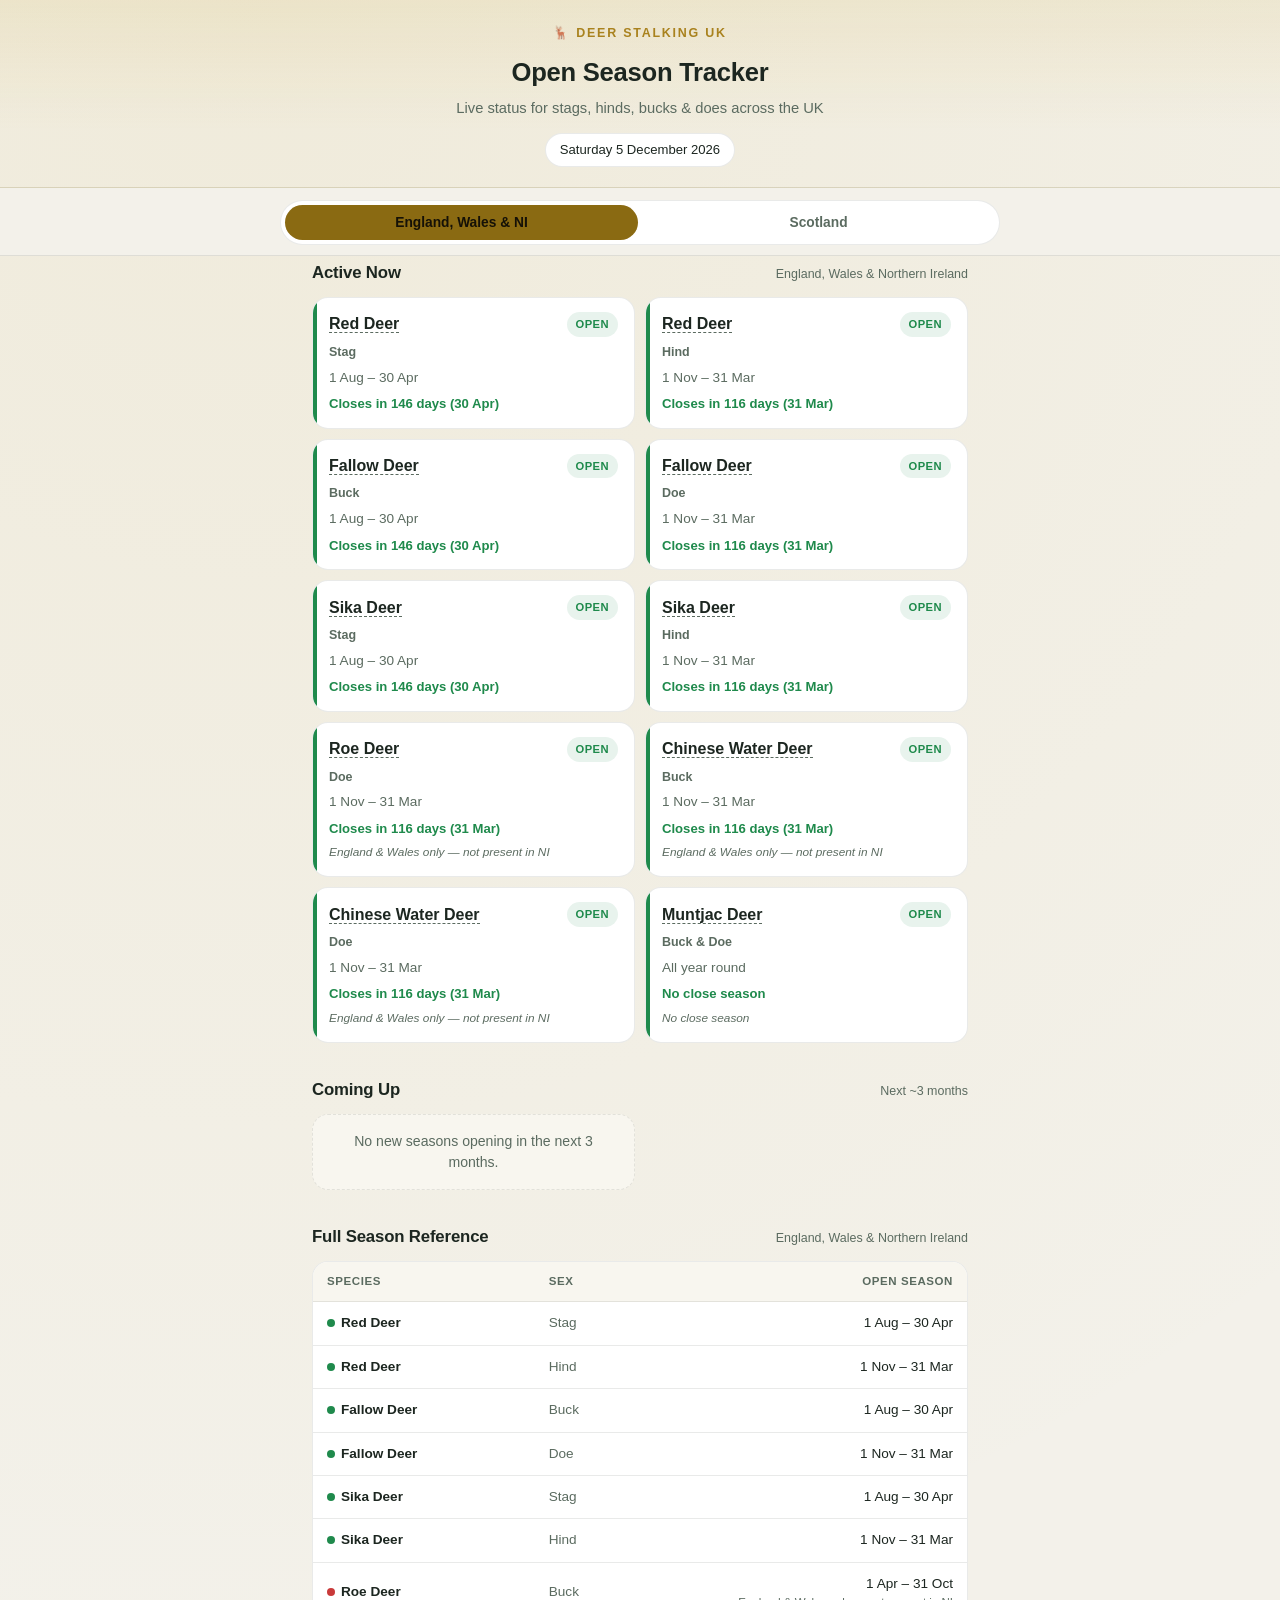
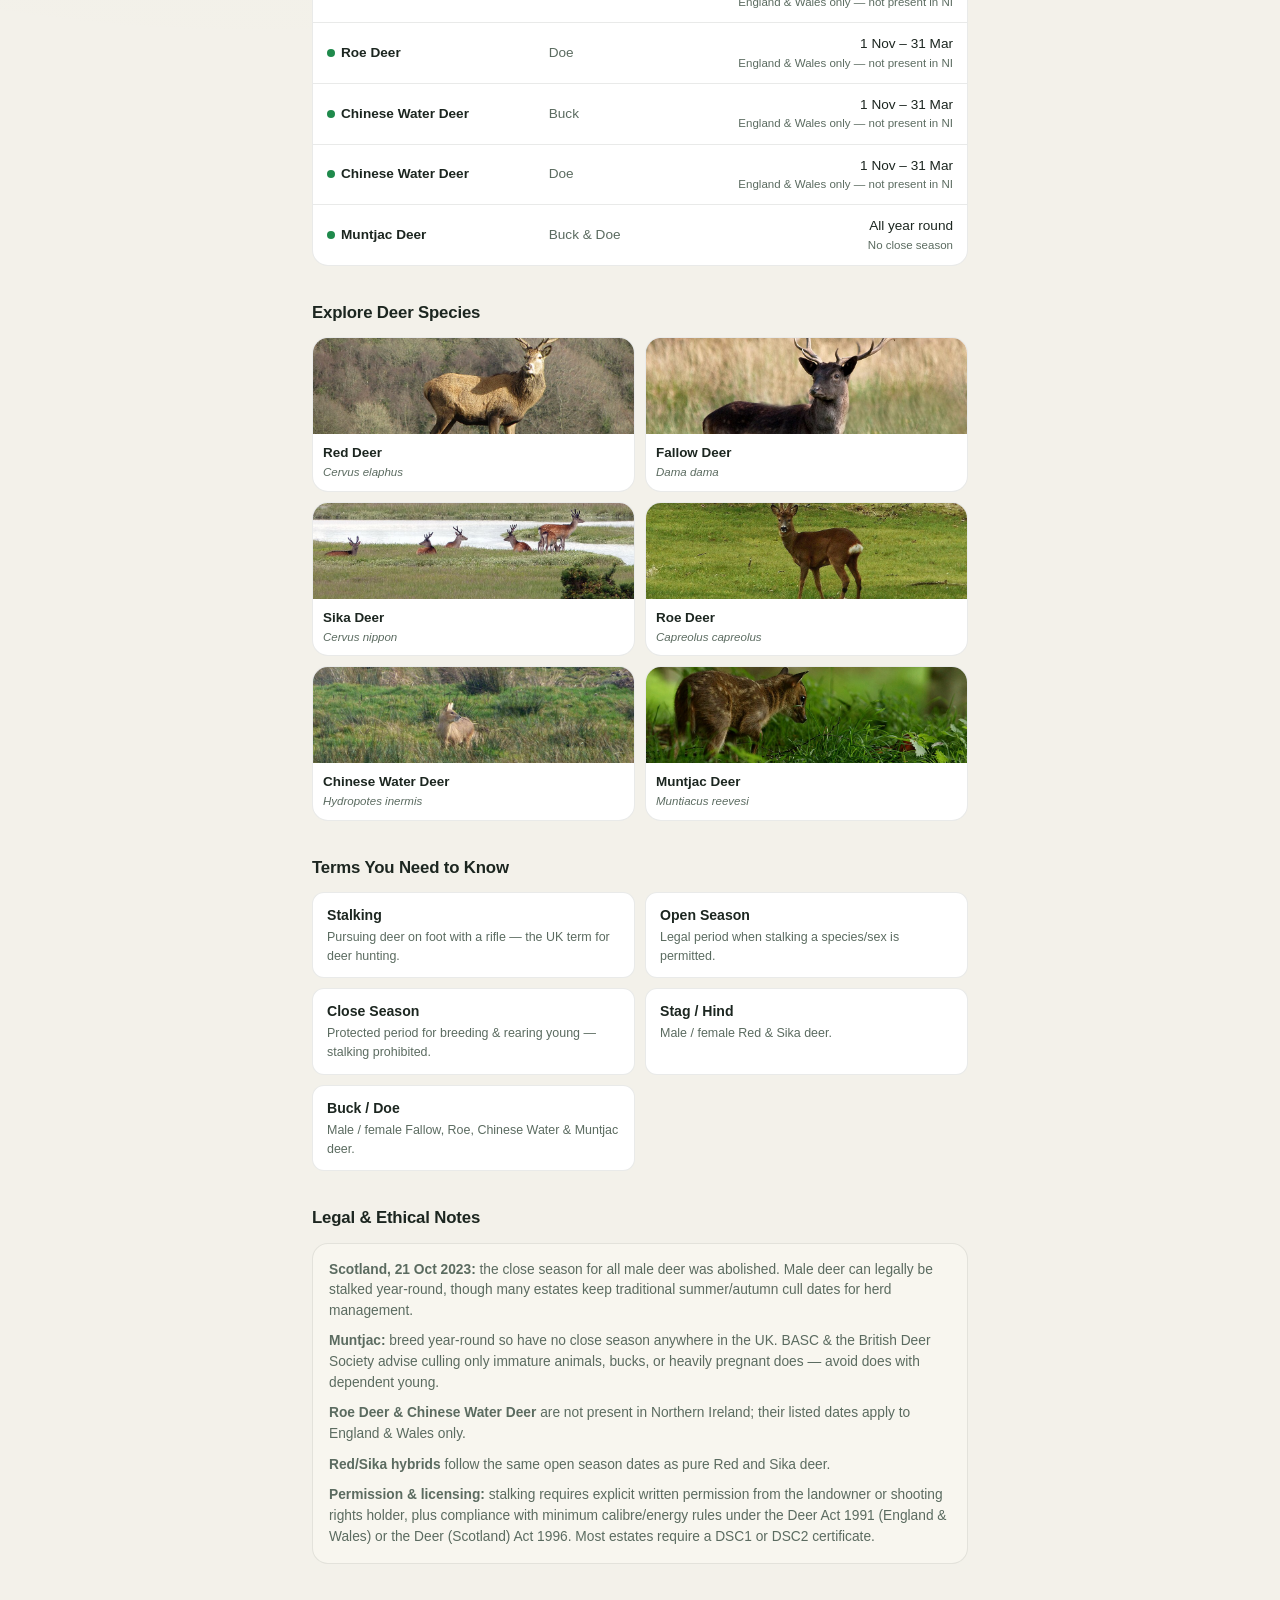
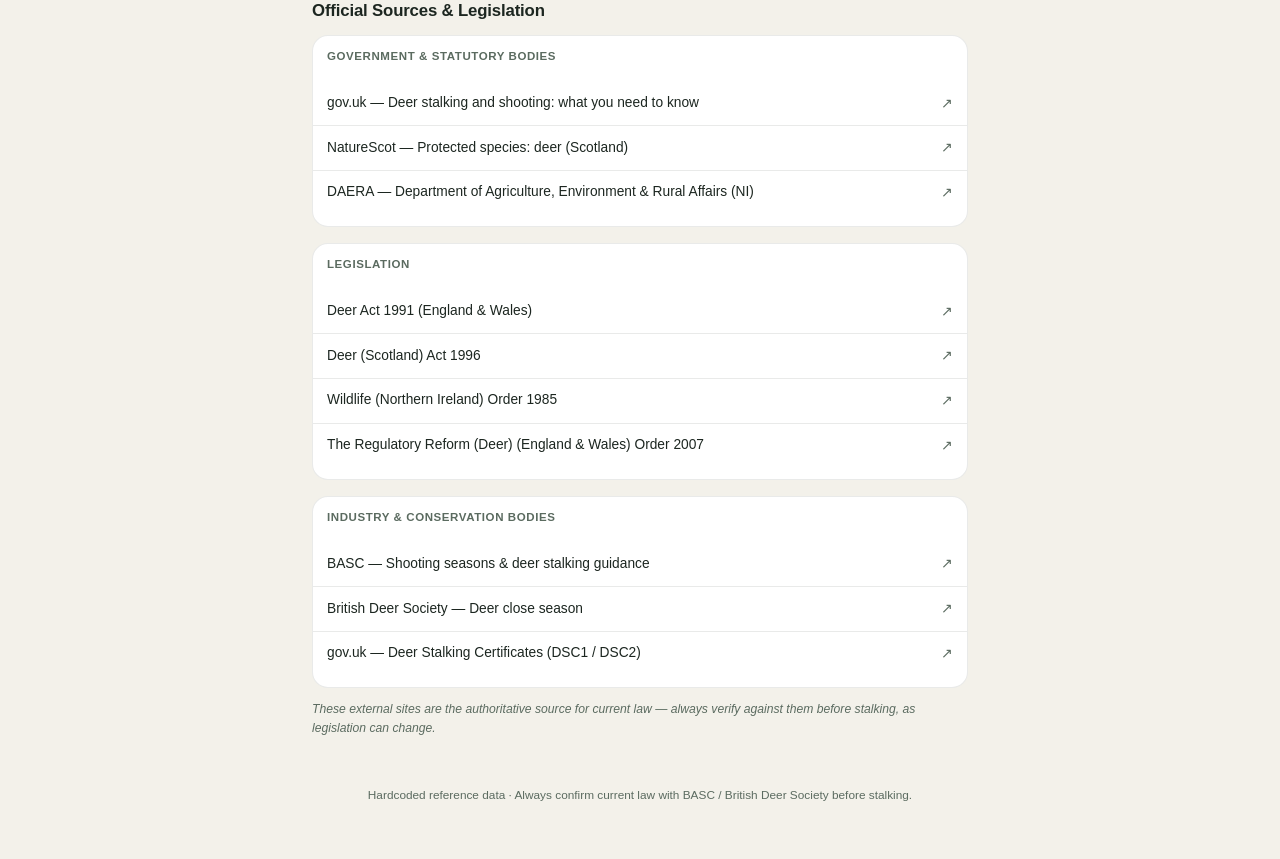
<file: index.html>
<!DOCTYPE html>
<html lang="en">
<head>
<meta charset="UTF-8">
<meta name="viewport" content="width=device-width, initial-scale=1.0, viewport-fit=cover">

<!-- Primary SEO -->
<title>UK Deer Stalking Seasons 2026 | Open &amp; Close Season Tracker</title>
<meta name="description" content="Check today's UK deer stalking open season live — stags, hinds, bucks &amp; does for Red, Fallow, Sika, Roe, Chinese Water &amp; Muntjac deer across England, Wales, Northern Ireland &amp; Scotland.">
<meta name="keywords" content="UK deer stalking, deer open season, deer close season, stag season, hind season, buck season, doe season, red deer, fallow deer, sika deer, roe deer, muntjac, chinese water deer, deer stalking England, deer stalking Scotland, deer stalking Wales, BASC, Deer Act 1991, Deer Scotland Act 1996">
<meta name="author" content="Benjamin Rast">
<meta name="robots" content="index, follow">
<meta name="theme-color" content="#0f1712" media="(prefers-color-scheme: dark)">
<meta name="theme-color" content="#f3f1ea" media="(prefers-color-scheme: light)">
<link rel="canonical" href="https://ukdeerseasons.example.com/">

<!-- Favicons -->
<link rel="icon" href="data:image/svg+xml,%3Csvg xmlns='http://www.w3.org/2000/svg' viewBox='0 0 100 100'%3E%3Ctext y='.9em' font-size='90'%3E%F0%9F%A6%8C%3C/text%3E%3C/svg%3E">
<link rel="apple-touch-icon" href="data:image/svg+xml,%3Csvg xmlns='http://www.w3.org/2000/svg' viewBox='0 0 100 100'%3E%3Crect width='100' height='100' rx='20' fill='%230f1712'/%3E%3Ctext x='50%25' y='58%25' font-size='60' text-anchor='middle' dominant-baseline='middle'%3E%F0%9F%A6%8C%3C/text%3E%3C/svg%3E">

<!-- Open Graph / Facebook -->
<meta property="og:type" content="website">
<meta property="og:site_name" content="UK Deer Stalking Seasons">
<meta property="og:url" content="https://ukdeerseasons.example.com/">
<meta property="og:title" content="UK Deer Stalking Seasons | Open &amp; Close Season Tracker">
<meta property="og:description" content="Live tracker for UK deer stalking open seasons — stags, hinds, bucks &amp; does across England, Wales, Northern Ireland &amp; Scotland, updated for today's date.">
<meta property="og:image" content="https://ukdeerseasons.example.com/og-image.png">
<meta property="og:image:width" content="1200">
<meta property="og:image:height" content="630">
<meta property="og:image:alt" content="UK Deer Stalking Seasons open season tracker">
<meta property="og:locale" content="en_GB">

<!-- Twitter -->
<meta name="twitter:card" content="summary_large_image">
<meta name="twitter:title" content="UK Deer Stalking Seasons | Open &amp; Close Season Tracker">
<meta name="twitter:description" content="Live tracker for UK deer stalking open seasons — stags, hinds, bucks &amp; does across England, Wales, Northern Ireland &amp; Scotland.">
<meta name="twitter:image" content="https://ukdeerseasons.example.com/og-image.png">

<!-- Structured Data -->
<script type="application/ld+json">
{
  "@context": "https://schema.org",
  "@type": "WebApplication",
  "name": "UK Deer Stalking Seasons",
  "description": "Live UK deer stalking open season tracker for stags, hinds, bucks and does across England, Wales, Northern Ireland and Scotland.",
  "url": "https://ukdeerseasons.example.com/",
  "applicationCategory": "ReferenceApplication",
  "operatingSystem": "Any",
  "inLanguage": "en-GB",
  "isAccessibleForFree": true,
  "about": [
    {"@type":"Thing","name":"Red Deer"},
    {"@type":"Thing","name":"Fallow Deer"},
    {"@type":"Thing","name":"Sika Deer"},
    {"@type":"Thing","name":"Roe Deer"},
    {"@type":"Thing","name":"Chinese Water Deer"},
    {"@type":"Thing","name":"Muntjac Deer"}
  ]
}
</script>
<script type="application/ld+json">
{
  "@context": "https://schema.org",
  "@type": "FAQPage",
  "mainEntity": [
    {
      "@type": "Question",
      "name": "What is deer stalking?",
      "acceptedAnswer": {
        "@type": "Answer",
        "text": "Deer stalking is the UK term for pursuing deer on foot with a rifle, distinct from hunting with hounds."
      }
    },
    {
      "@type": "Question",
      "name": "When did Scotland abolish the close season for male deer?",
      "acceptedAnswer": {
        "@type": "Answer",
        "text": "On 21 October 2023, the Scottish Government abolished the close season for all male deer, permitting year-round stalking of stags and bucks in Scotland."
      }
    },
    {
      "@type": "Question",
      "name": "Are Roe Deer and Chinese Water Deer present in Northern Ireland?",
      "acceptedAnswer": {
        "@type": "Answer",
        "text": "No. Roe Deer and Chinese Water Deer are not present in Northern Ireland; their open season dates apply to England and Wales only."
      }
    }
  ]
}
</script>

<link rel="stylesheet" href="css/styles.css">
</head>
<body>

<header>
  <div class="brand">🦌 Deer Stalking UK</div>
  <h1>Open Season Tracker</h1>
  <p class="sub">Live status for stags, hinds, bucks &amp; does across the UK</p>
  <span class="today-chip" id="todayChip"></span>
</header>

<div class="region-toggle">
  <div class="segmented" id="regionToggle">
    <button data-region="EWNI" class="active">England, Wales &amp; NI</button>
    <button data-region="SCOT">Scotland</button>
  </div>
</div>

<main class="wrap">

  <section id="activeSection">
    <div class="section-head">
      <h2>Active Now</h2>
      <span class="hint" id="activeHint"></span>
    </div>
    <div class="card-grid" id="activeCards"></div>
  </section>

  <section id="upcomingSection">
    <div class="section-head">
      <h2>Coming Up</h2>
      <span class="hint">Next ~3 months</span>
    </div>
    <div class="card-grid" id="upcomingCards"></div>
  </section>

  <section id="referenceSection">
    <div class="section-head">
      <h2>Full Season Reference</h2>
      <span class="hint" id="refHint"></span>
    </div>
    <div class="ref-table" id="refTable"></div>
  </section>

  <section>
    <div class="section-head"><h2>Explore Deer Species</h2></div>
    <div class="species-grid">
      <a class="species-tile" href="red-deer.html">
        <img src="images/red-deer/1.jpg" alt="Red Deer stag" loading="lazy">
        <div class="tile-label">Red Deer<span class="latin">Cervus elaphus</span></div>
      </a>
      <a class="species-tile" href="fallow-deer.html">
        <img src="images/fallow-deer/1.jpg" alt="Fallow Deer buck" loading="lazy">
        <div class="tile-label">Fallow Deer<span class="latin">Dama dama</span></div>
      </a>
      <a class="species-tile" href="sika-deer.html">
        <img src="images/sika-deer/1.jpg" alt="Sika Deer stag" loading="lazy">
        <div class="tile-label">Sika Deer<span class="latin">Cervus nippon</span></div>
      </a>
      <a class="species-tile" href="roe-deer.html">
        <img src="images/roe-deer/1.jpg" alt="Roe Deer buck" loading="lazy">
        <div class="tile-label">Roe Deer<span class="latin">Capreolus capreolus</span></div>
      </a>
      <a class="species-tile" href="chinese-water-deer.html">
        <img src="images/chinese-water-deer/1.jpg" alt="Chinese Water Deer" loading="lazy">
        <div class="tile-label">Chinese Water Deer<span class="latin">Hydropotes inermis</span></div>
      </a>
      <a class="species-tile" href="muntjac-deer.html">
        <img src="images/muntjac-deer/1.jpg" alt="Muntjac Deer" loading="lazy">
        <div class="tile-label">Muntjac Deer<span class="latin">Muntiacus reevesi</span></div>
      </a>
    </div>
  </section>

  <section>
    <div class="section-head"><h2>Terms You Need to Know</h2></div>
    <div class="glossary">
      <div class="gloss-card"><div class="term">Stalking</div><div class="def">Pursuing deer on foot with a rifle — the UK term for deer hunting.</div></div>
      <div class="gloss-card"><div class="term">Open Season</div><div class="def">Legal period when stalking a species/sex is permitted.</div></div>
      <div class="gloss-card"><div class="term">Close Season</div><div class="def">Protected period for breeding &amp; rearing young — stalking prohibited.</div></div>
      <div class="gloss-card"><div class="term">Stag / Hind</div><div class="def">Male / female Red &amp; Sika deer.</div></div>
      <div class="gloss-card"><div class="term">Buck / Doe</div><div class="def">Male / female Fallow, Roe, Chinese Water &amp; Muntjac deer.</div></div>
    </div>
  </section>

  <section>
    <div class="section-head"><h2>Legal &amp; Ethical Notes</h2></div>
    <div class="legal">
      <p><strong>Scotland, 21 Oct 2023:</strong> the close season for all male deer was abolished. Male deer can legally be stalked year-round, though many estates keep traditional summer/autumn cull dates for herd management.</p>
      <p><strong>Muntjac:</strong> breed year-round so have no close season anywhere in the UK. BASC &amp; the British Deer Society advise culling only immature animals, bucks, or heavily pregnant does — avoid does with dependent young.</p>
      <p><strong>Roe Deer &amp; Chinese Water Deer</strong> are not present in Northern Ireland; their listed dates apply to England &amp; Wales only.</p>
      <p><strong>Red/Sika hybrids</strong> follow the same open season dates as pure Red and Sika deer.</p>
      <p><strong>Permission &amp; licensing:</strong> stalking requires explicit written permission from the landowner or shooting rights holder, plus compliance with minimum calibre/energy rules under the Deer Act 1991 (England &amp; Wales) or the Deer (Scotland) Act 1996. Most estates require a DSC1 or DSC2 certificate.</p>
    </div>
  </section>

  <section>
    <div class="section-head"><h2>Official Sources &amp; Legislation</h2></div>
    <div class="link-list">
      <div class="link-group">
        <div class="link-group-title">Government &amp; Statutory Bodies</div>
        <a class="link-item" href="https://www.gov.uk/guidance/deer-stalking-and-shooting-what-you-need-to-know" target="_blank" rel="noopener">
          <span>gov.uk — Deer stalking and shooting: what you need to know</span><span class="arrow">↗</span>
        </a>
        <a class="link-item" href="https://www.nature.scot/professional-advice/protected-areas-and-species/protected-species/protected-species-z-guide/protected-species-deer" target="_blank" rel="noopener">
          <span>NatureScot — Protected species: deer (Scotland)</span><span class="arrow">↗</span>
        </a>
        <a class="link-item" href="https://www.daera-ni.gov.uk/" target="_blank" rel="noopener">
          <span>DAERA — Department of Agriculture, Environment &amp; Rural Affairs (NI)</span><span class="arrow">↗</span>
        </a>
      </div>
      <div class="link-group">
        <div class="link-group-title">Legislation</div>
        <a class="link-item" href="https://www.legislation.gov.uk/ukpga/1991/54/contents" target="_blank" rel="noopener">
          <span>Deer Act 1991 (England &amp; Wales)</span><span class="arrow">↗</span>
        </a>
        <a class="link-item" href="https://www.legislation.gov.uk/asp/1996/58/contents" target="_blank" rel="noopener">
          <span>Deer (Scotland) Act 1996</span><span class="arrow">↗</span>
        </a>
        <a class="link-item" href="https://www.legislation.gov.uk/nisi/1985/171/contents" target="_blank" rel="noopener">
          <span>Wildlife (Northern Ireland) Order 1985</span><span class="arrow">↗</span>
        </a>
        <a class="link-item" href="https://www.legislation.gov.uk/uksi/2007/2183/contents/made" target="_blank" rel="noopener">
          <span>The Regulatory Reform (Deer) (England &amp; Wales) Order 2007</span><span class="arrow">↗</span>
        </a>
      </div>
      <div class="link-group">
        <div class="link-group-title">Industry &amp; Conservation Bodies</div>
        <a class="link-item" href="https://basc.org.uk/shooting-seasons/" target="_blank" rel="noopener">
          <span>BASC — Shooting seasons &amp; deer stalking guidance</span><span class="arrow">↗</span>
        </a>
        <a class="link-item" href="https://bds.org.uk/information-advice/about-deer/deer-close-season/" target="_blank" rel="noopener">
          <span>British Deer Society — Deer close season</span><span class="arrow">↗</span>
        </a>
        <a class="link-item" href="https://www.gov.uk/guidance/deer-stalking-certificates" target="_blank" rel="noopener">
          <span>gov.uk — Deer Stalking Certificates (DSC1 / DSC2)</span><span class="arrow">↗</span>
        </a>
      </div>
    </div>
    <p class="link-disclaimer">These external sites are the authoritative source for current law — always verify against them before stalking, as legislation can change.</p>
  </section>

</main>

<footer>Hardcoded reference data · Always confirm current law with BASC / British Deer Society before stalking.</footer>

<script>
(function(){
  // ---- Data ----
  // month is 1-12. allYear=true means no close season.
  const EWNI = [
    {species:"Red Deer", sex:"Stag", note:null, start:[8,1], end:[4,30]},
    {species:"Red Deer", sex:"Hind", note:null, start:[11,1], end:[3,31]},
    {species:"Fallow Deer", sex:"Buck", note:null, start:[8,1], end:[4,30]},
    {species:"Fallow Deer", sex:"Doe", note:null, start:[11,1], end:[3,31]},
    {species:"Sika Deer", sex:"Stag", note:null, start:[8,1], end:[4,30]},
    {species:"Sika Deer", sex:"Hind", note:null, start:[11,1], end:[3,31]},
    {species:"Roe Deer", sex:"Buck", note:"England & Wales only — not present in NI", start:[4,1], end:[10,31]},
    {species:"Roe Deer", sex:"Doe", note:"England & Wales only — not present in NI", start:[11,1], end:[3,31]},
    {species:"Chinese Water Deer", sex:"Buck", note:"England & Wales only — not present in NI", start:[11,1], end:[3,31]},
    {species:"Chinese Water Deer", sex:"Doe", note:"England & Wales only — not present in NI", start:[11,1], end:[3,31]},
    {species:"Muntjac Deer", sex:"Buck & Doe", note:"No close season", allYear:true},
  ];
  const SCOT = [
    {species:"Red Deer", sex:"Stag", note:"No close season since 2023", allYear:true},
    {species:"Red Deer", sex:"Hind", note:null, start:[10,21], end:[2,15]},
    {species:"Fallow Deer", sex:"Buck", note:"No close season since 2023", allYear:true},
    {species:"Fallow Deer", sex:"Doe", note:null, start:[10,21], end:[2,15]},
    {species:"Sika Deer", sex:"Stag", note:"No close season since 2023", allYear:true},
    {species:"Sika Deer", sex:"Hind", note:null, start:[10,21], end:[2,15]},
    {species:"Roe Deer", sex:"Buck", note:"No close season since 2023", allYear:true},
    {species:"Roe Deer", sex:"Doe", note:null, start:[10,21], end:[3,31]},
    {species:"Muntjac Deer", sex:"Buck & Doe", note:"No close season", allYear:true},
  ];

  const SLUGS = {
    "Red Deer":"red-deer.html",
    "Fallow Deer":"fallow-deer.html",
    "Sika Deer":"sika-deer.html",
    "Roe Deer":"roe-deer.html",
    "Chinese Water Deer":"chinese-water-deer.html",
    "Muntjac Deer":"muntjac-deer.html",
  };
  const speciesLink = (name) => `<a href="${SLUGS[name]}">${name}</a>`;

  const MONTHS = ["Jan","Feb","Mar","Apr","May","Jun","Jul","Aug","Sep","Oct","Nov","Dec"];
  const fmtMD = ([m,d]) => `${d} ${MONTHS[m-1]}`;

  const today = new Date();
  const todayMD = (today.getMonth()+1)*100 + today.getDate();

  function nextOccurrence(month, day){
    let year = today.getFullYear();
    let candidate = new Date(year, month-1, day);
    if(candidate < stripTime(today)) candidate = new Date(year+1, month-1, day);
    return candidate;
  }
  function stripTime(d){ return new Date(d.getFullYear(), d.getMonth(), d.getDate()); }
  function daysBetween(a,b){ return Math.round((stripTime(b) - stripTime(a)) / 86400000); }

  function computeStatus(entry){
    if(entry.allYear){
      return {open:true, closesIn:null};
    }
    const startMD = entry.start[0]*100 + entry.start[1];
    const endMD = entry.end[0]*100 + entry.end[1];
    let open;
    if(startMD <= endMD){
      open = todayMD >= startMD && todayMD <= endMD;
    } else {
      open = todayMD >= startMD || todayMD <= endMD;
    }
    if(open){
      const closeDate = nextOccurrence(entry.end[0], entry.end[1]);
      return {open:true, closesIn: daysBetween(today, closeDate), closeDate};
    } else {
      const openDate = nextOccurrence(entry.start[0], entry.start[1]);
      return {open:false, opensIn: daysBetween(today, openDate), openDate};
    }
  }

  function dateRangeLabel(entry){
    if(entry.allYear) return "All year round";
    return `${fmtMD(entry.start)} – ${fmtMD(entry.end)}`;
  }

  const REGION_LABEL = {EWNI:"England, Wales & Northern Ireland", SCOT:"Scotland"};
  let currentRegion = "EWNI";

  function render(){
    const data = currentRegion === "EWNI" ? EWNI : SCOT;
    const computed = data.map(e => ({...e, status: computeStatus(e)}));

    const active = computed.filter(e => e.status.open);
    const closed = computed.filter(e => !e.status.open);
    const upcoming = closed
      .filter(e => e.status.opensIn <= 100)
      .sort((a,b) => a.status.opensIn - b.status.opensIn);

    document.getElementById("activeHint").textContent = REGION_LABEL[currentRegion];
    document.getElementById("refHint").textContent = REGION_LABEL[currentRegion];

    // Active cards
    const activeCards = document.getElementById("activeCards");
    if(active.length === 0){
      activeCards.innerHTML = `<div class="empty-msg">No open seasons right now in ${REGION_LABEL[currentRegion]}.</div>`;
    } else {
      activeCards.innerHTML = active.map(e => `
        <div class="status-card is-open">
          <div class="row1">
            <span class="species-name">${speciesLink(e.species)}</span>
            <span class="badge open">Open</span>
          </div>
          <span class="sex-tag">${e.sex}</span>
          <span class="dates">${dateRangeLabel(e)}</span>
          ${e.status.closesIn !== null ? `<span class="countdown">Closes in ${e.status.closesIn} day${e.status.closesIn===1?'':'s'} (${fmtMD(e.end)})</span>` : `<span class="countdown">No close season</span>`}
          ${e.note ? `<span class="note">${e.note}</span>` : ``}
        </div>
      `).join("");
    }

    // Upcoming cards
    const upcomingCards = document.getElementById("upcomingCards");
    if(upcoming.length === 0){
      upcomingCards.innerHTML = `<div class="empty-msg">No new seasons opening in the next 3 months.</div>`;
    } else {
      upcomingCards.innerHTML = upcoming.map(e => {
        const soon = e.status.opensIn <= 30;
        return `
        <div class="status-card ${soon ? 'is-soon' : 'is-closed'}">
          <div class="row1">
            <span class="species-name">${speciesLink(e.species)}</span>
            <span class="badge ${soon ? 'soon' : 'closed'}">${soon ? 'Opening Soon' : 'Closed'}</span>
          </div>
          <span class="sex-tag">${e.sex}</span>
          <span class="dates">${dateRangeLabel(e)}</span>
          <span class="countdown">Opens in ${e.status.opensIn} day${e.status.opensIn===1?'':'s'} (${fmtMD(e.start)})</span>
          ${e.note ? `<span class="note">${e.note}</span>` : ``}
        </div>
      `;
      }).join("");
    }

    // Full reference table
    const refTable = document.getElementById("refTable");
    refTable.innerHTML = `
      <div class="ref-row head">
        <span>Species</span><span>Sex</span><span style="text-align:right">Open Season</span>
      </div>
      ${computed.map(e => `
        <div class="ref-row">
          <span class="rr-species"><span class="status-dot ${e.status.open ? 'open':'closed'}"></span>${speciesLink(e.species)}</span>
          <span class="rr-sex">${e.sex}</span>
          <span class="rr-dates">${dateRangeLabel(e)}${e.note ? `<small>${e.note}</small>` : ``}</span>
        </div>
      `).join("")}
    `;
  }

  document.getElementById("todayChip").textContent = today.toLocaleDateString("en-GB", {weekday:"long", day:"numeric", month:"long", year:"numeric"});

  document.getElementById("regionToggle").addEventListener("click", (ev) => {
    const btn = ev.target.closest("button[data-region]");
    if(!btn) return;
    currentRegion = btn.dataset.region;
    document.querySelectorAll("#regionToggle button").forEach(b => b.classList.toggle("active", b === btn));
    render();
  });

  render();
})();
</script>

</body>
</html>
</file>
<file: css/styles.css>
:root{
  --bg:#0f1712;
  --bg-2:#141f18;
  --card:#1b271f;
  --card-2:#212f25;
  --line:rgba(255,255,255,0.08);
  --text:#eef2ee;
  --muted:#9db0a2;
  --accent:#c9a227;
  --accent-2:#e6c65c;
  --open:#3fbf6a;
  --open-bg:rgba(63,191,106,0.13);
  --closed:#ef5b5b;
  --closed-bg:rgba(239,91,91,0.10);
  --soon:#e0a72e;
  --soon-bg:rgba(224,167,46,0.12);
  --radius:16px;
  --safe-top: env(safe-area-inset-top, 0px);
  --safe-bottom: env(safe-area-inset-bottom, 0px);
}
@media (prefers-color-scheme: light){
  :root{
    --bg:#f3f1ea;
    --bg-2:#ffffff;
    --card:#ffffff;
    --card-2:#f8f6ef;
    --line:rgba(20,30,20,0.09);
    --text:#1c2620;
    --muted:#5b6b60;
    --accent:#8a6a12;
    --accent-2:#a9821e;
    --open:#1f8a4c;
    --open-bg:rgba(31,138,76,0.10);
    --closed:#c93a3a;
    --closed-bg:rgba(201,58,58,0.08);
    --soon:#a4770f;
    --soon-bg:rgba(164,119,15,0.10);
  }
}
*{box-sizing:border-box; margin:0; padding:0; -webkit-tap-highlight-color:transparent;}
html{-webkit-text-size-adjust:100%;}
body{
  font-family:-apple-system,BlinkMacSystemFont,"Segoe UI",Roboto,Helvetica,Arial,sans-serif;
  background:
    radial-gradient(circle at 20% 0%, rgba(201,162,39,0.08), transparent 40%),
    var(--bg);
  color:var(--text);
  line-height:1.5;
  padding-bottom:calc(48px + var(--safe-bottom));
  min-height:100vh;
}
.wrap{max-width:720px; margin:0 auto; padding:0 16px;}
a{color:inherit;}

header{
  padding:calc(20px + var(--safe-top)) 16px 20px;
  text-align:center;
  background:linear-gradient(180deg, rgba(201,162,39,0.10), transparent 70%);
  border-bottom:1px solid var(--line);
}
header .brand{
  display:inline-flex; align-items:center; gap:8px;
  font-size:0.78rem; letter-spacing:0.14em; text-transform:uppercase;
  color:var(--accent-2); font-weight:700; margin-bottom:10px;
  text-decoration:none;
}
header h1{
  font-size:1.6rem; font-weight:800; letter-spacing:-0.01em;
  margin-bottom:6px;
}
header p.sub{color:var(--muted); font-size:0.92rem;}
.today-chip{
  display:inline-block; margin-top:14px; padding:6px 14px;
  border:1px solid var(--line); border-radius:999px;
  font-size:0.82rem; color:var(--text); background:var(--card);
}

/* Region toggle */
.region-toggle{
  position:sticky; top:0; z-index:20;
  background:var(--bg);
  padding:12px 16px 10px;
  border-bottom:1px solid var(--line);
}
.segmented{
  display:flex; gap:4px; background:var(--card); border:1px solid var(--line);
  border-radius:999px; padding:4px; max-width:720px; margin:0 auto;
}
.segmented button{
  flex:1; border:0; background:transparent; color:var(--muted);
  font-size:0.86rem; font-weight:600; padding:10px 8px; border-radius:999px;
  cursor:pointer; transition:background .15s, color .15s;
}
.segmented button.active{
  background:var(--accent); color:#151107;
}

main{padding-top:22px;}
section{padding:0 16px; margin-bottom:30px; scroll-margin-top:76px;}
.section-head{display:flex; align-items:baseline; justify-content:space-between; margin-bottom:12px; padding-top:4px;}
.section-head h2{font-size:1.05rem; font-weight:800; letter-spacing:-0.01em;}
.section-head .hint{font-size:0.78rem; color:var(--muted);}

.card-grid{display:grid; grid-template-columns:1fr; gap:10px;}
@media (min-width:560px){ .card-grid{grid-template-columns:1fr 1fr;} }

.status-card{
  background:var(--card); border:1px solid var(--line); border-radius:var(--radius);
  padding:14px 16px; display:flex; flex-direction:column; gap:6px;
  position:relative; overflow:hidden;
}
.status-card::before{
  content:""; position:absolute; left:0; top:0; bottom:0; width:4px;
}
.status-card.is-open::before{background:var(--open);}
.status-card.is-soon::before{background:var(--soon);}
.status-card.is-closed::before{background:var(--closed);}

.status-card .row1{display:flex; align-items:center; justify-content:space-between; gap:8px;}
.species-name{font-weight:800; font-size:1rem;}
.species-name a{text-decoration:none; border-bottom:1px dashed var(--muted);}
.sex-tag{font-size:0.78rem; color:var(--muted); font-weight:600;}
.badge{
  font-size:0.7rem; font-weight:800; text-transform:uppercase; letter-spacing:0.04em;
  padding:4px 9px; border-radius:999px; white-space:nowrap;
}
.badge.open{background:var(--open-bg); color:var(--open);}
.badge.soon{background:var(--soon-bg); color:var(--soon);}
.badge.closed{background:var(--closed-bg); color:var(--closed);}
.status-card .dates{font-size:0.85rem; color:var(--muted);}
.status-card .countdown{font-size:0.82rem; font-weight:700;}
.status-card.is-open .countdown{color:var(--open);}
.status-card.is-soon .countdown{color:var(--soon);}
.status-card .note{font-size:0.74rem; color:var(--muted); font-style:italic;}

.empty-msg{
  background:var(--card-2); border:1px dashed var(--line); border-radius:var(--radius);
  padding:16px; text-align:center; color:var(--muted); font-size:0.88rem;
}

/* Reference table */
.ref-table{
  background:var(--card); border:1px solid var(--line); border-radius:var(--radius);
  overflow:hidden;
}
.ref-row{
  display:grid; grid-template-columns:1.3fr 0.9fr 1.5fr;
  gap:6px; padding:11px 14px; border-bottom:1px solid var(--line);
  font-size:0.85rem; align-items:center;
}
.ref-row:last-child{border-bottom:none;}
.ref-row.head{background:var(--card-2); font-size:0.72rem; text-transform:uppercase; letter-spacing:0.05em; color:var(--muted); font-weight:700;}
.ref-row .rr-species{font-weight:700;}
.ref-row .rr-species a{text-decoration:none; color:inherit;}
.ref-row .rr-species a:hover{color:var(--accent-2);}
.ref-row .rr-sex{color:var(--muted);}
.ref-row .rr-dates{color:var(--text); text-align:right;}
.ref-row .rr-dates small{display:block; color:var(--muted); font-weight:400; font-size:0.72rem;}
.status-dot{display:inline-block; width:8px; height:8px; border-radius:50%; margin-right:6px;}
.status-dot.open{background:var(--open);}
.status-dot.closed{background:var(--closed);}

.link-list{display:flex; flex-direction:column; gap:16px;}
.link-group-title{
  font-size:0.72rem; text-transform:uppercase; letter-spacing:0.05em; color:var(--muted);
  font-weight:700; margin-bottom:8px;
}
.link-group{
  background:var(--card); border:1px solid var(--line); border-radius:var(--radius);
  overflow:hidden; padding:12px 0;
}
.link-group .link-group-title{padding:0 14px 8px;}
.link-item{
  display:flex; align-items:center; justify-content:space-between; gap:10px;
  padding:11px 14px; text-decoration:none; color:var(--text); font-size:0.86rem;
  border-top:1px solid var(--line);
}
.link-group .link-group-title + .link-item{border-top:none;}
.link-item:hover{color:var(--accent-2);}
.link-item .arrow{color:var(--muted); font-size:0.9rem; flex-shrink:0;}
.link-disclaimer{font-size:0.76rem; color:var(--muted); margin-top:12px; font-style:italic;}

.legal{
  background:var(--card-2); border:1px solid var(--line); border-radius:var(--radius);
  padding:16px; font-size:0.86rem; color:var(--muted);
}
.legal h3{font-size:0.92rem; color:var(--text); margin-bottom:8px; font-weight:800;}
.legal ul{padding-left:18px; display:flex; flex-direction:column; gap:8px;}
.legal p{margin-bottom:10px;}
.legal p:last-child{margin-bottom:0;}

.glossary{display:grid; grid-template-columns:1fr 1fr; gap:10px;}
.gloss-card{
  background:var(--card); border:1px solid var(--line); border-radius:12px; padding:12px 14px;
}
.gloss-card .term{font-weight:800; font-size:0.88rem; margin-bottom:2px;}
.gloss-card .def{font-size:0.78rem; color:var(--muted);}

footer{
  text-align:center; padding:20px 16px 6px; color:var(--muted); font-size:0.74rem;
}

/* Species directory (homepage grid linking to subpages) */
.species-grid{display:grid; grid-template-columns:1fr 1fr; gap:10px;}
.species-tile{
  display:block; text-decoration:none; color:inherit;
  background:var(--card); border:1px solid var(--line); border-radius:var(--radius);
  overflow:hidden; position:relative;
}
.species-tile img{width:100%; height:96px; object-fit:cover; display:block;}
.species-tile .tile-label{
  padding:9px 10px; font-size:0.84rem; font-weight:700;
}
.species-tile .tile-label .latin{display:block; font-weight:400; font-style:italic; color:var(--muted); font-size:0.72rem; margin-top:1px;}

/* ---- Species detail pages ---- */
.back-link{
  display:inline-flex; align-items:center; gap:6px;
  font-size:0.82rem; color:var(--muted); text-decoration:none;
  margin-bottom:12px;
}
.back-link:hover{color:var(--accent-2);}

.species-hero-title{font-size:1.5rem; font-weight:800; letter-spacing:-0.01em;}
.species-hero-latin{font-style:italic; color:var(--muted); font-size:0.9rem; margin-top:2px;}
.species-hero-tags{display:flex; gap:6px; flex-wrap:wrap; justify-content:center; margin-top:12px;}
.tag-pill{
  font-size:0.72rem; font-weight:700; padding:4px 10px; border-radius:999px;
  background:var(--card); border:1px solid var(--line); color:var(--muted);
}

.gallery{display:grid; grid-template-columns:2fr 1fr; grid-template-rows:1fr 1fr; gap:8px; height:230px;}
.gallery img{width:100%; height:100%; object-fit:cover; border-radius:12px; cursor:pointer; display:block;}
.gallery a:first-child{grid-row:1 / 3;}
.gallery a{display:block; height:100%; border-radius:12px; overflow:hidden;}
.gallery-credit{font-size:0.68rem; color:var(--muted); text-align:right; margin-top:6px;}
.gallery-credit a{color:var(--muted); text-decoration:underline;}

.lightbox{
  position:fixed; inset:0; background:rgba(5,10,7,0.92); z-index:100;
  display:none; align-items:center; justify-content:center; padding:20px;
}
.lightbox.active{display:flex;}
.lightbox img{max-width:100%; max-height:85vh; border-radius:8px;}
.lightbox-close{position:absolute; top:18px; right:20px; color:#fff; font-size:1.6rem; background:none; border:0; cursor:pointer; line-height:1;}

.lede{font-size:1rem; color:var(--text); background:var(--card); border:1px solid var(--line); border-radius:var(--radius); padding:16px;}

.facts-grid{display:grid; grid-template-columns:1fr 1fr; gap:10px;}
.fact-card{
  background:var(--card); border:1px solid var(--line); border-radius:12px; padding:12px 14px;
}
.fact-card .fact-label{font-size:0.7rem; text-transform:uppercase; letter-spacing:0.05em; color:var(--muted); font-weight:700;}
.fact-card .fact-value{font-size:0.92rem; font-weight:700; margin-top:3px;}

.tip-list{display:flex; flex-direction:column; gap:10px;}
.tip-card{
  background:var(--card); border:1px solid var(--line); border-radius:12px; padding:12px 14px;
  display:flex; gap:10px; align-items:flex-start;
}
.tip-card .tip-icon{font-size:1.1rem; line-height:1.3;}
.tip-card .tip-body b{display:block; font-size:0.88rem; margin-bottom:2px;}
.tip-card .tip-body span{font-size:0.83rem; color:var(--muted);}

.prose{font-size:0.92rem; color:var(--text); display:flex; flex-direction:column; gap:12px;}
.prose p{color:var(--muted);}
.prose h3{font-size:0.95rem; color:var(--text); font-weight:800; margin-top:6px;}

.species-nav{
  display:flex; justify-content:space-between; gap:10px; padding:0 16px; margin-bottom:10px;
}
.species-nav a{
  flex:1; text-decoration:none; background:var(--card); border:1px solid var(--line);
  border-radius:12px; padding:12px 14px; font-size:0.82rem; color:var(--muted);
}
.species-nav a b{display:block; color:var(--text); font-size:0.9rem; margin-top:2px;}
.species-nav a.next{text-align:right;}
</file>
